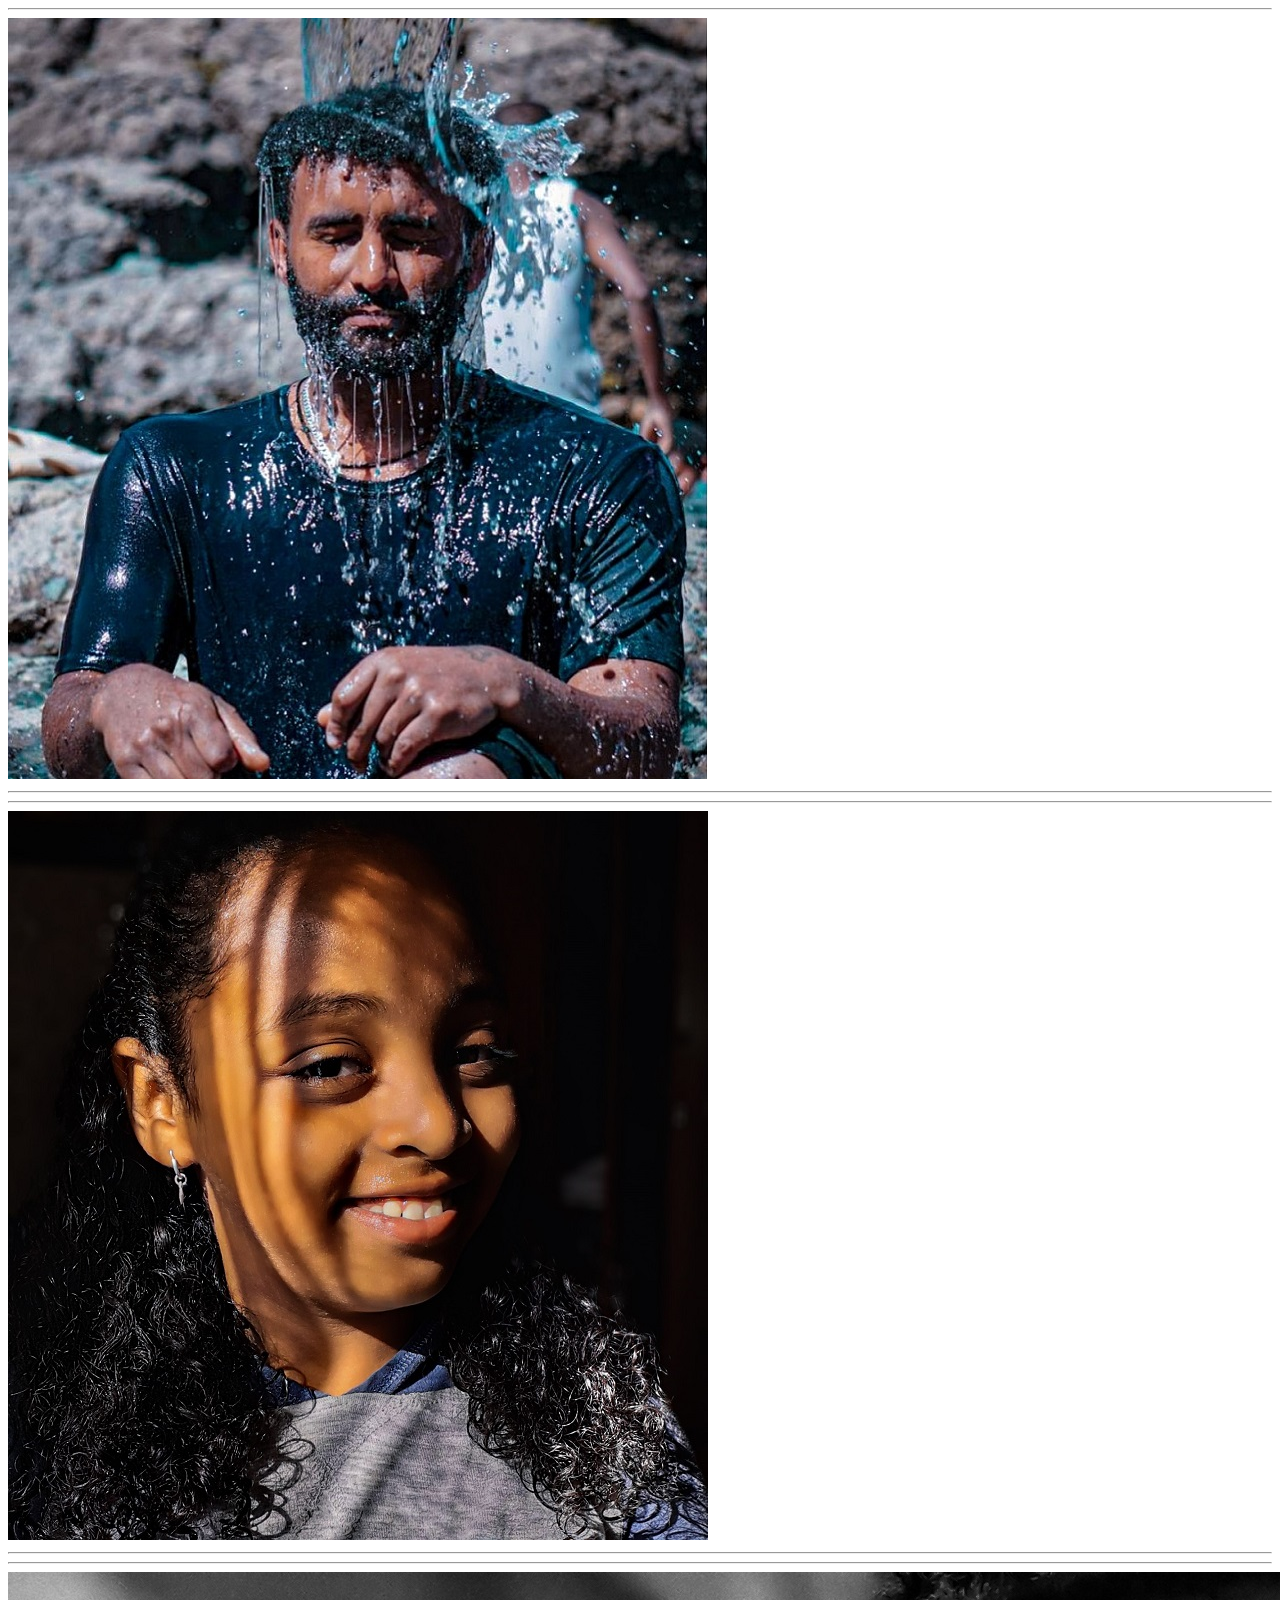
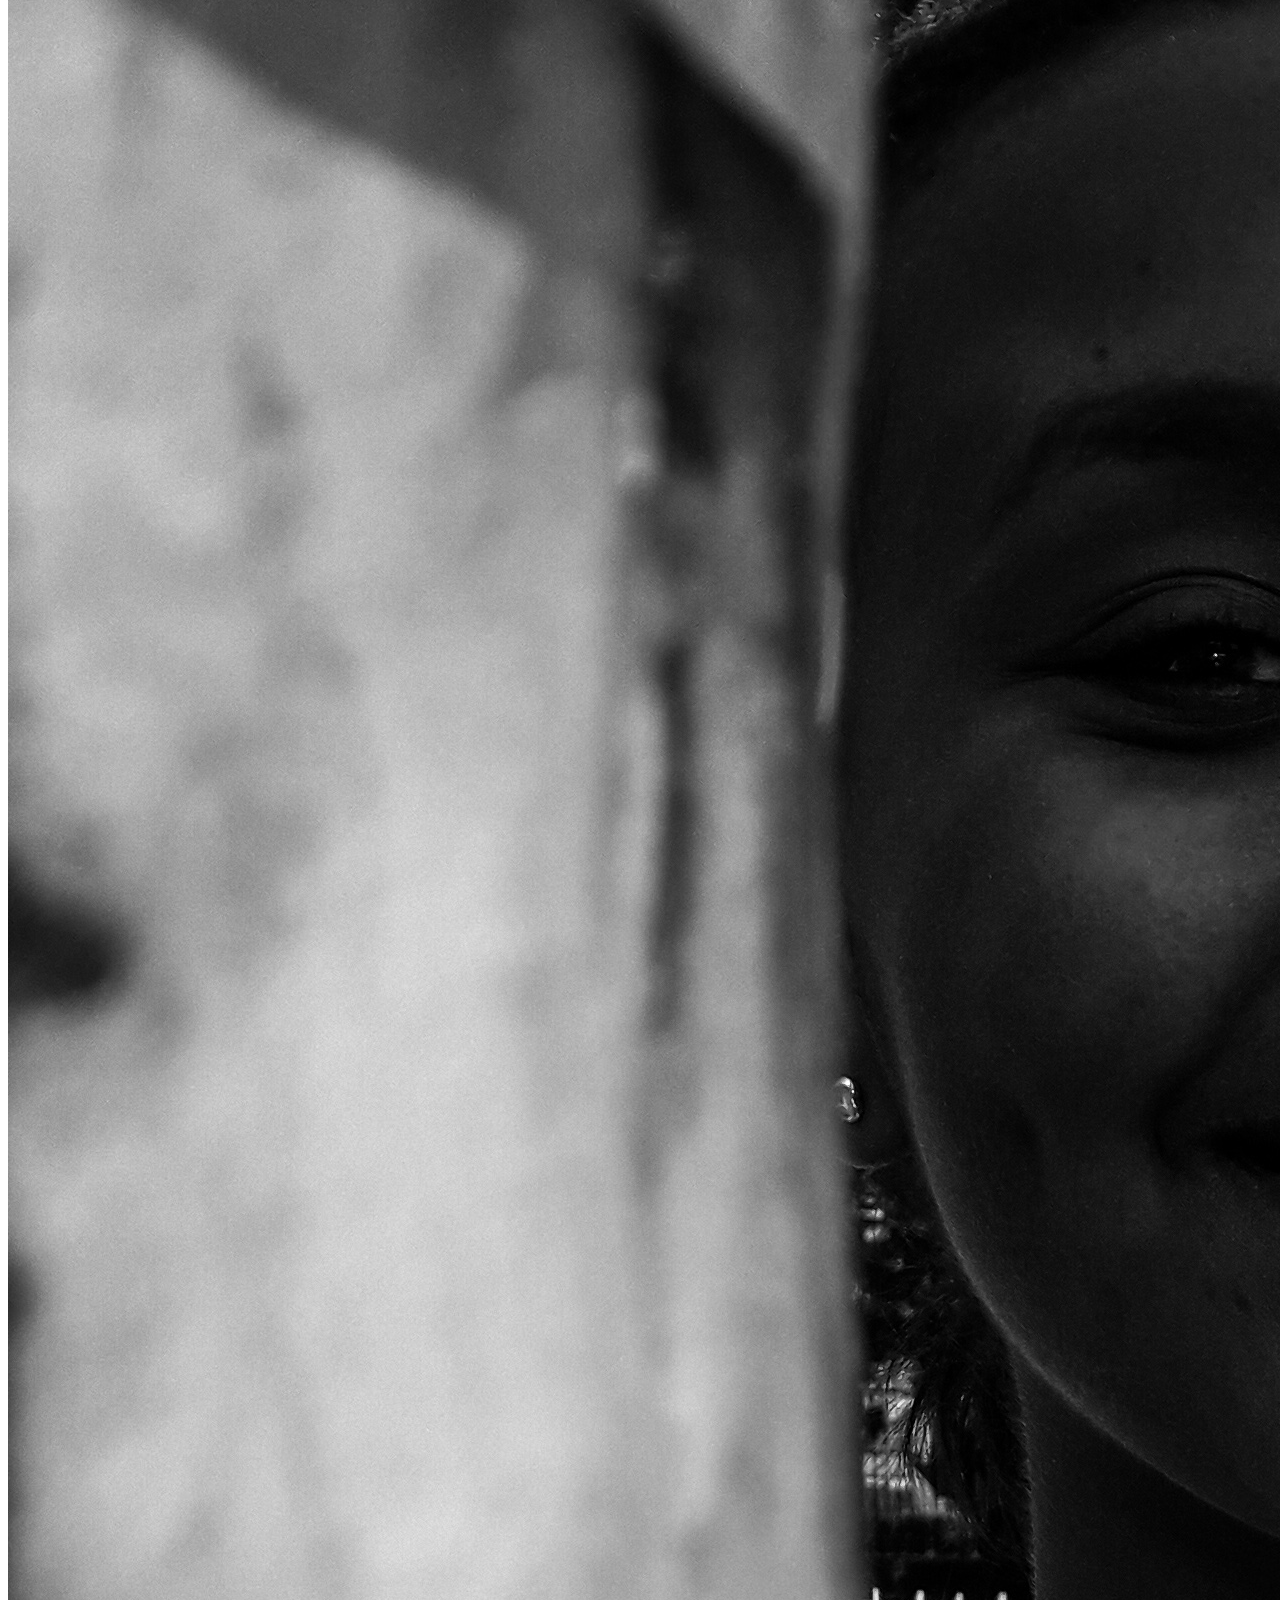
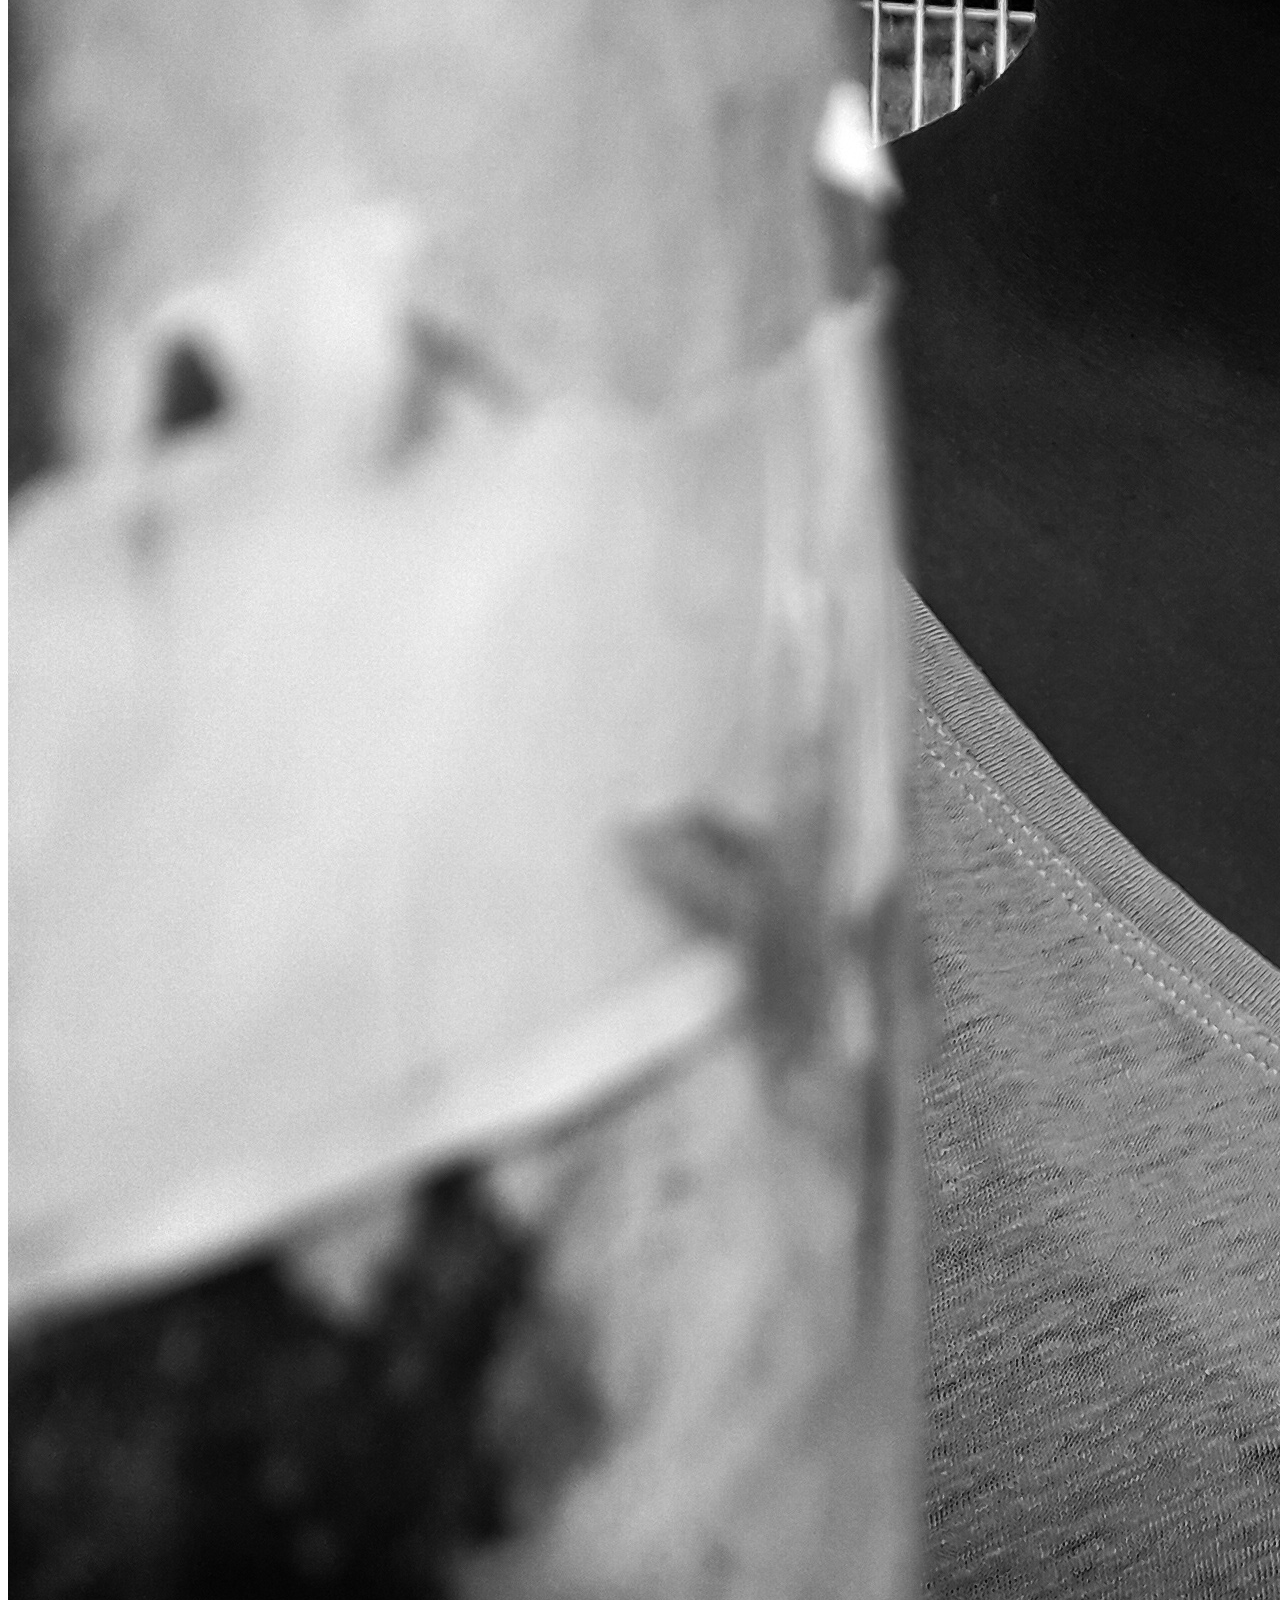
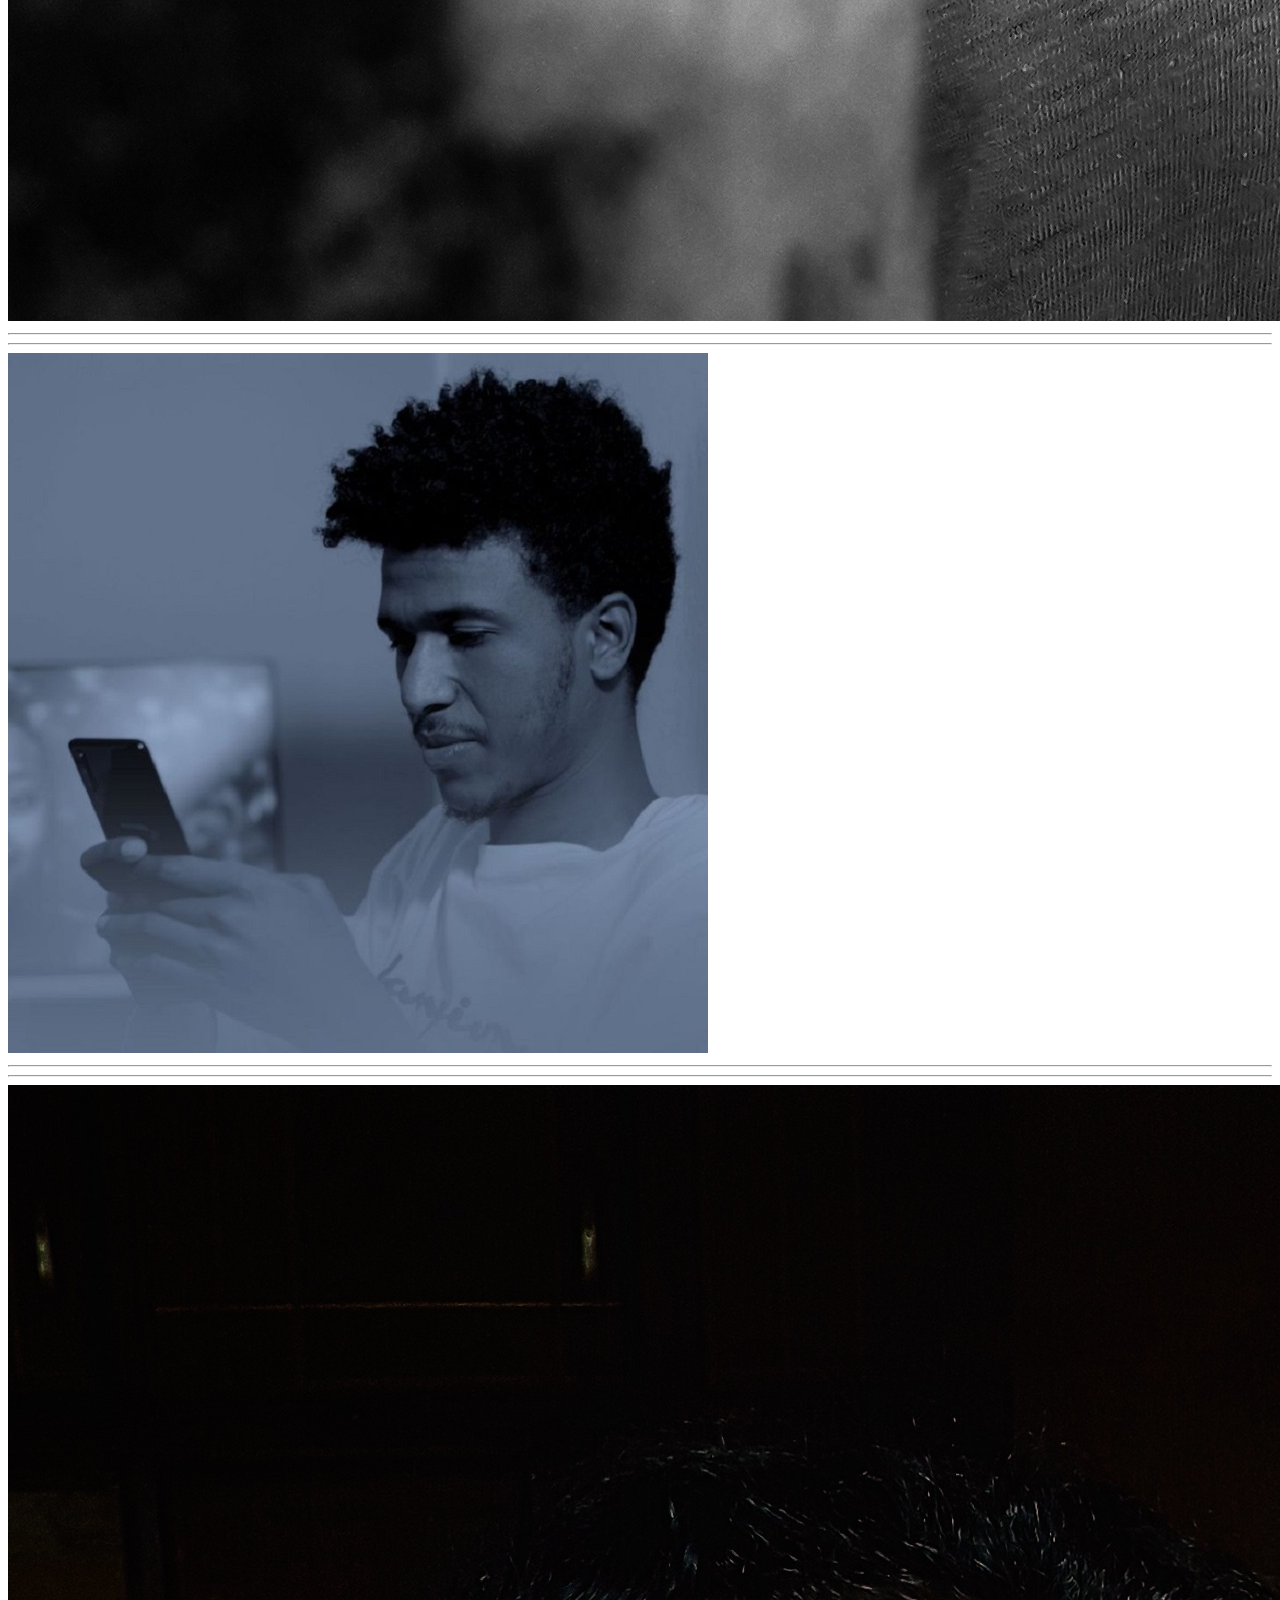
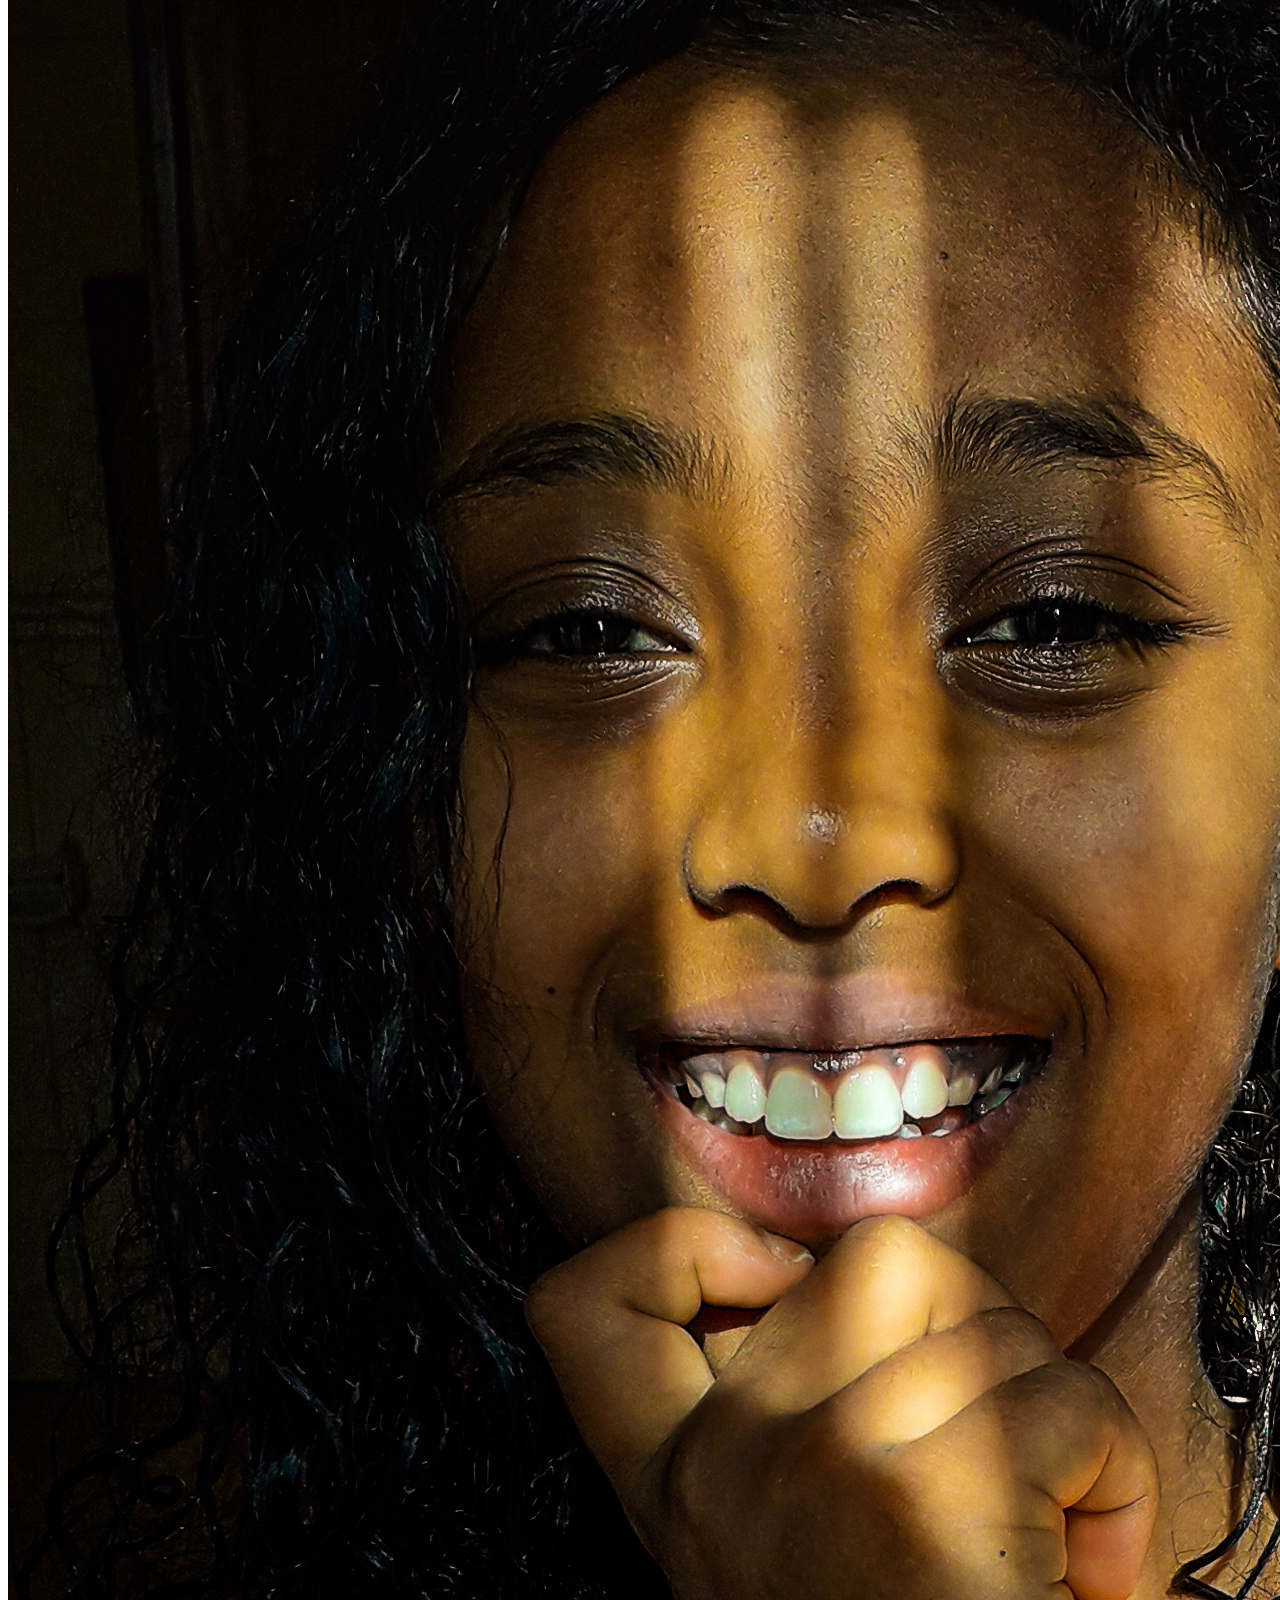
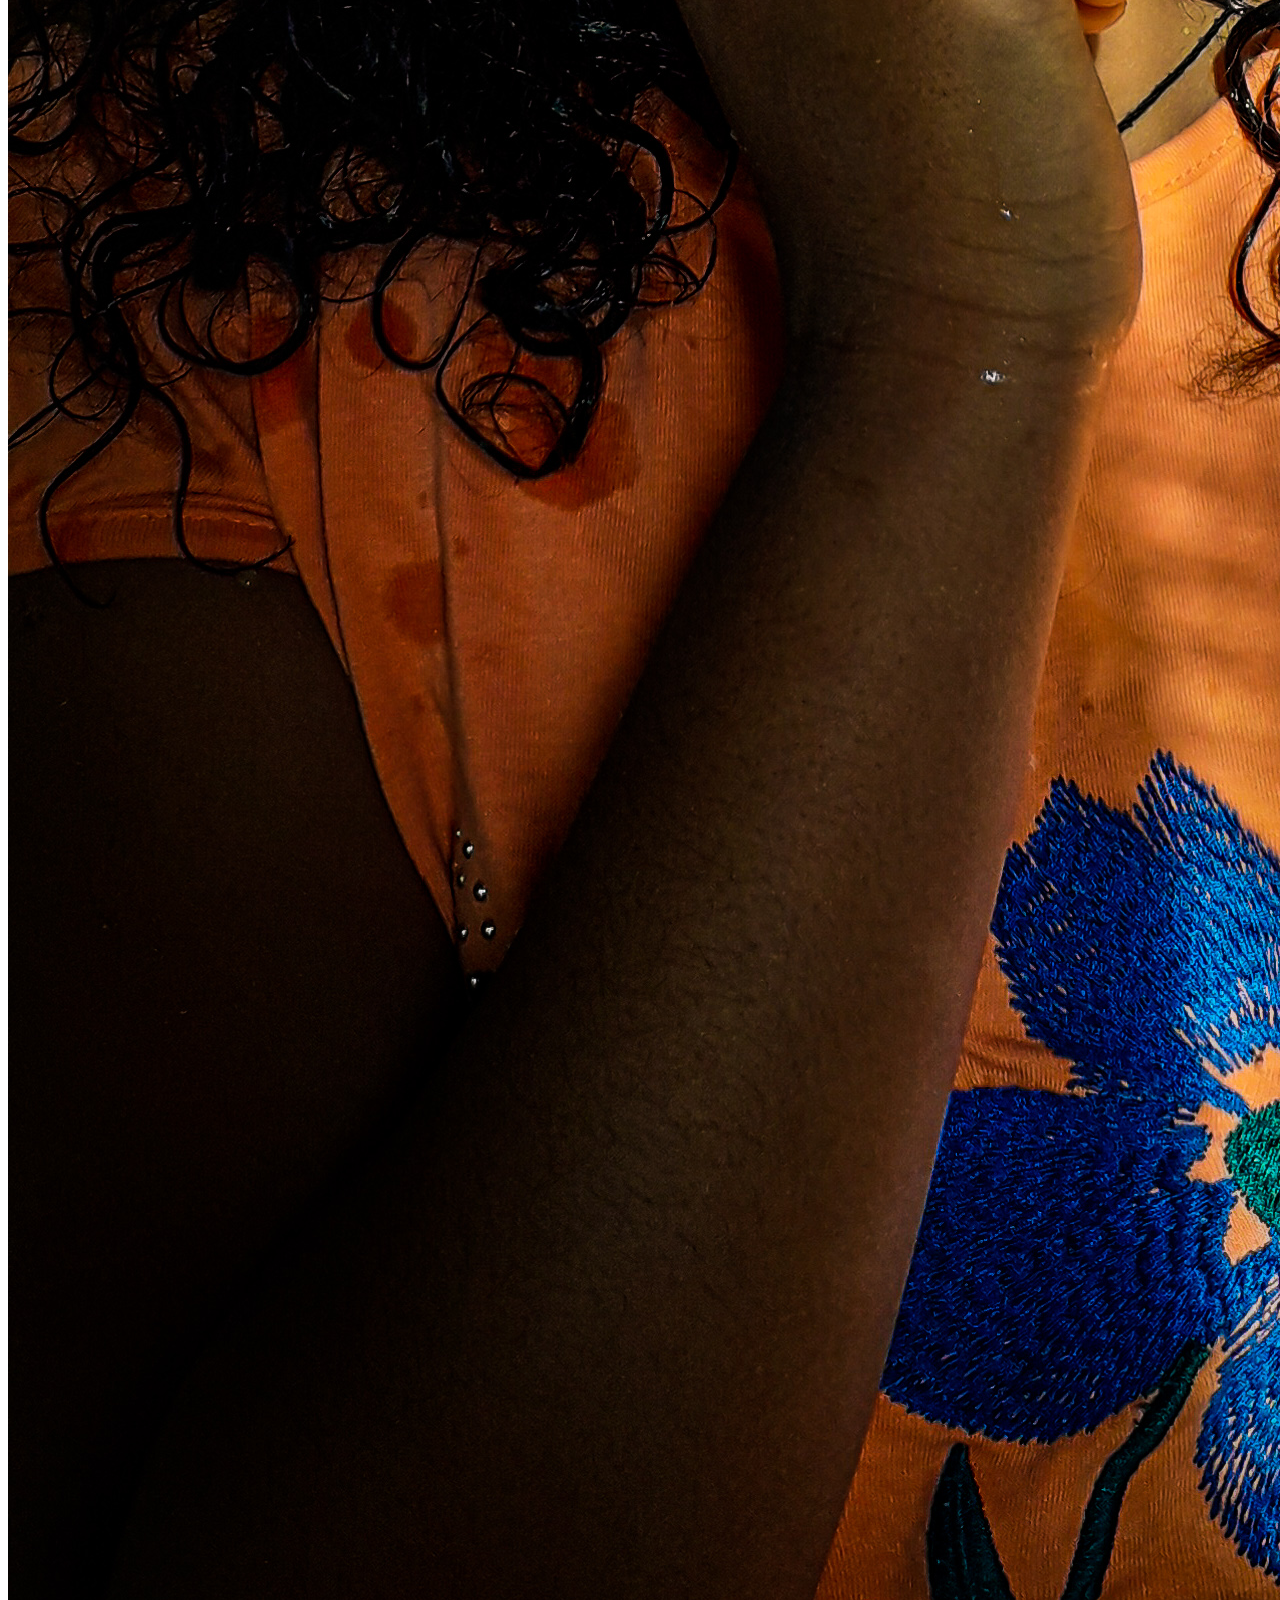
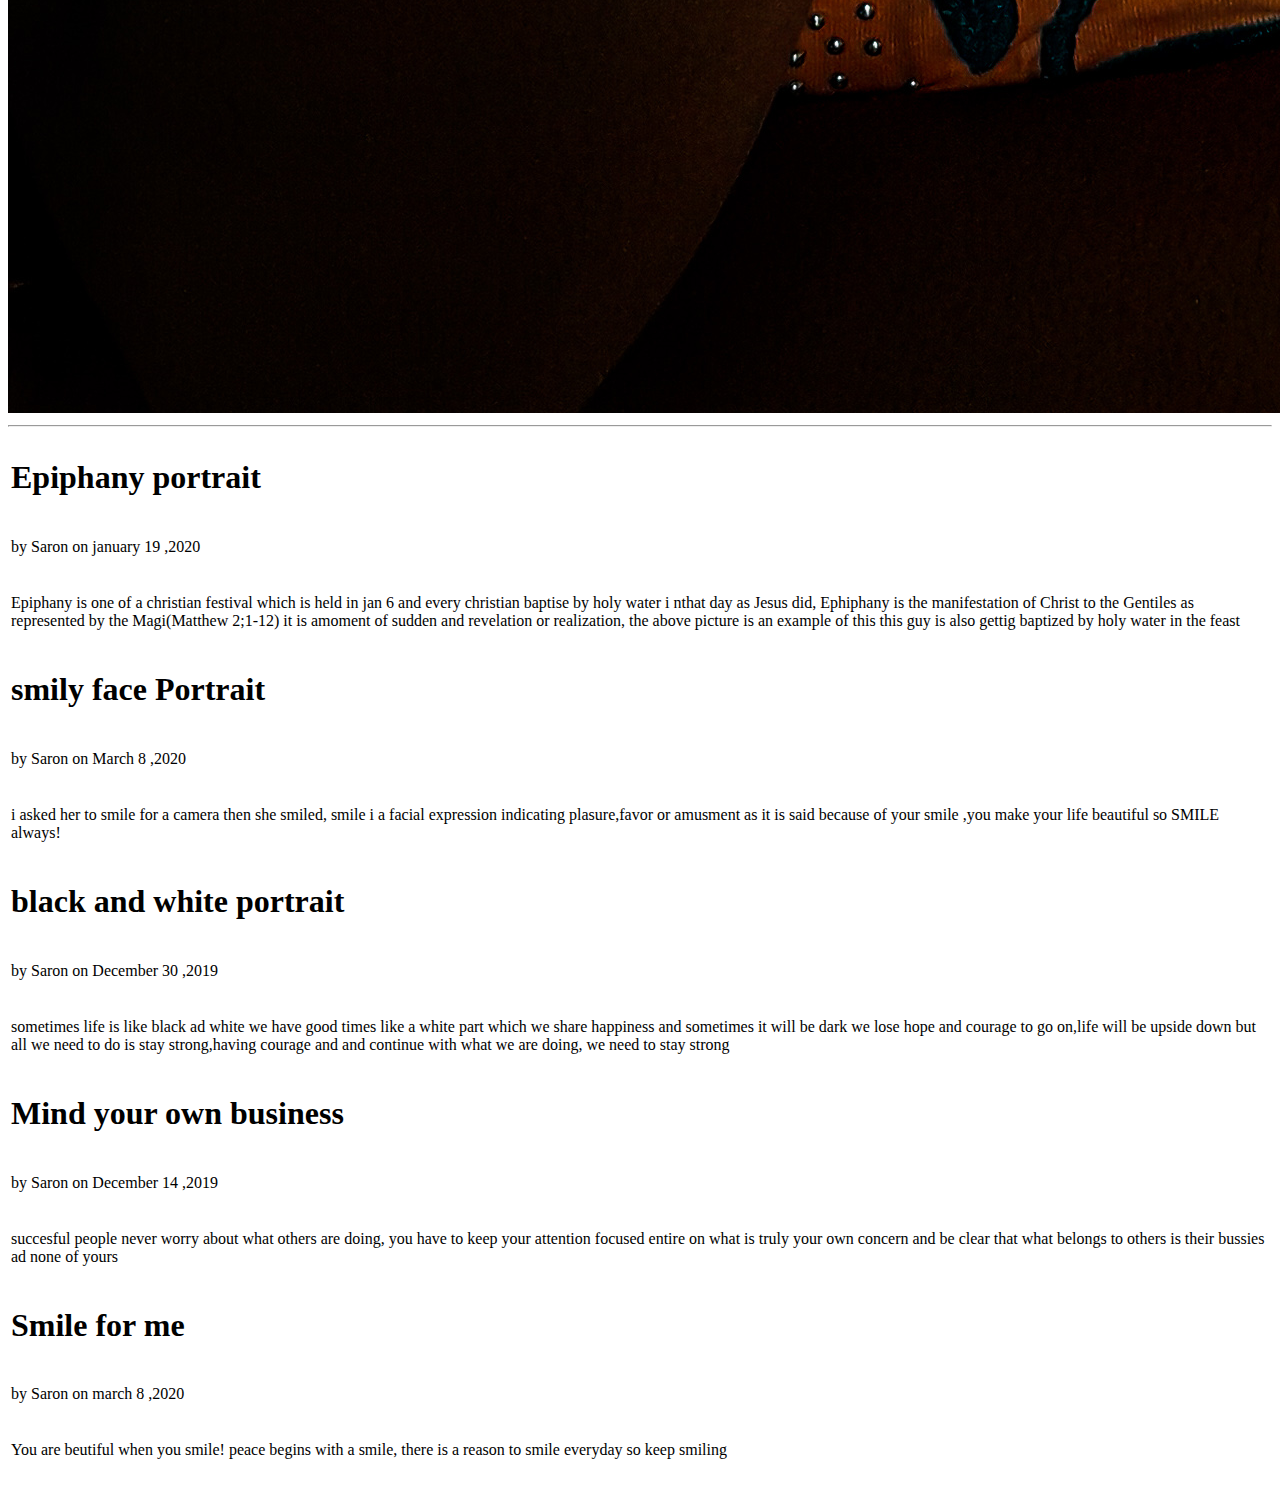
<file: My photos.html>
<!DOCTYPE html>
<html lang="en">
<head>
    <meta charset="UTF-8">
    <meta name="viewport" content="width=device-width, initial-scale=1.0">
    <title>Saron Solomon</title>
</head>
<body>
    <table>
        <tr><td><h1>Epiphany portrait</h1></td></tr>
        <tr><td><p>by Saron on january 19 ,2020</p></td></tr>
        <hr>
        <tr><img src="./asset/image/pbaptism.jpg" alt="Epiphany"></tr>
        <tr><td><p>Epiphany is one of a christian festival which is held in jan 6 and every christian baptise by holy water i nthat day as Jesus did, Ephiphany is the manifestation of Christ to the Gentiles as represented by the Magi(Matthew 2;1-12) it is amoment of sudden and revelation  or realization, the above picture is an example of this this guy is also gettig baptized by holy water in the feast  </p></td></tr>
   <hr>
<tr><td><h1>smily face Portrait</h1></td></tr>
<tr><td><p>by Saron on March 8 ,2020</p></td></tr>
<hr>
<tr><img src="./asset/image/pdagi.jpeg" alt="smiley face"></tr>
<tr><td><p>i asked her to smile for a camera then she smiled, smile i a facial expression indicating plasure,favor or amusment as it is said because of your smile ,you make your life beautiful so SMILE always!</p></td></tr>
<hr>
<tr><td><h1>black and white portrait</h1></td></tr>
<tr><td><p>by Saron on December 30 ,2019</p></td></tr>
<hr>
<tr><img src="./asset/image/peasy.jpeg" alt="BW portrait"></tr>
<tr><td><p> sometimes life is like black ad white we have good times like a white part which we share happiness and sometimes it will be dark we lose hope and courage to go on,life will be upside down but all we need to do is stay strong,having courage and and continue with what we are doing, we need to stay strong</p></td></tr>
<hr>
<tr><td><h1>Mind your own business</h1></td></tr>
<tr><td><p>by Saron on December 14 ,2019</p></td></tr>
<hr>
<tr><img src="./asset/image/pjack.jpg" alt="Focus"></tr>
<tr><td><p>succesful people never worry about what others are doing, you have to keep your attention focused entire on what is truly your own concern and be clear that what belongs  to others is their bussies ad none of yours</p></td></tr>
<hr>
<tr><td><h1>Smile for me</h1></td></tr>
<tr><td><p>by Saron on march 8 ,2020</p></td></tr>
<hr>
<tr><img src="./asset/image/pmama.jpeg" alt="smile for me portrait"></tr>
<tr><td><p>You are beutiful when you smile! peace begins with a smile, there is a reason to smile everyday so keep smiling </p></td></tr>
<hr>
    </table>
    






</body>
</html>
</file>
